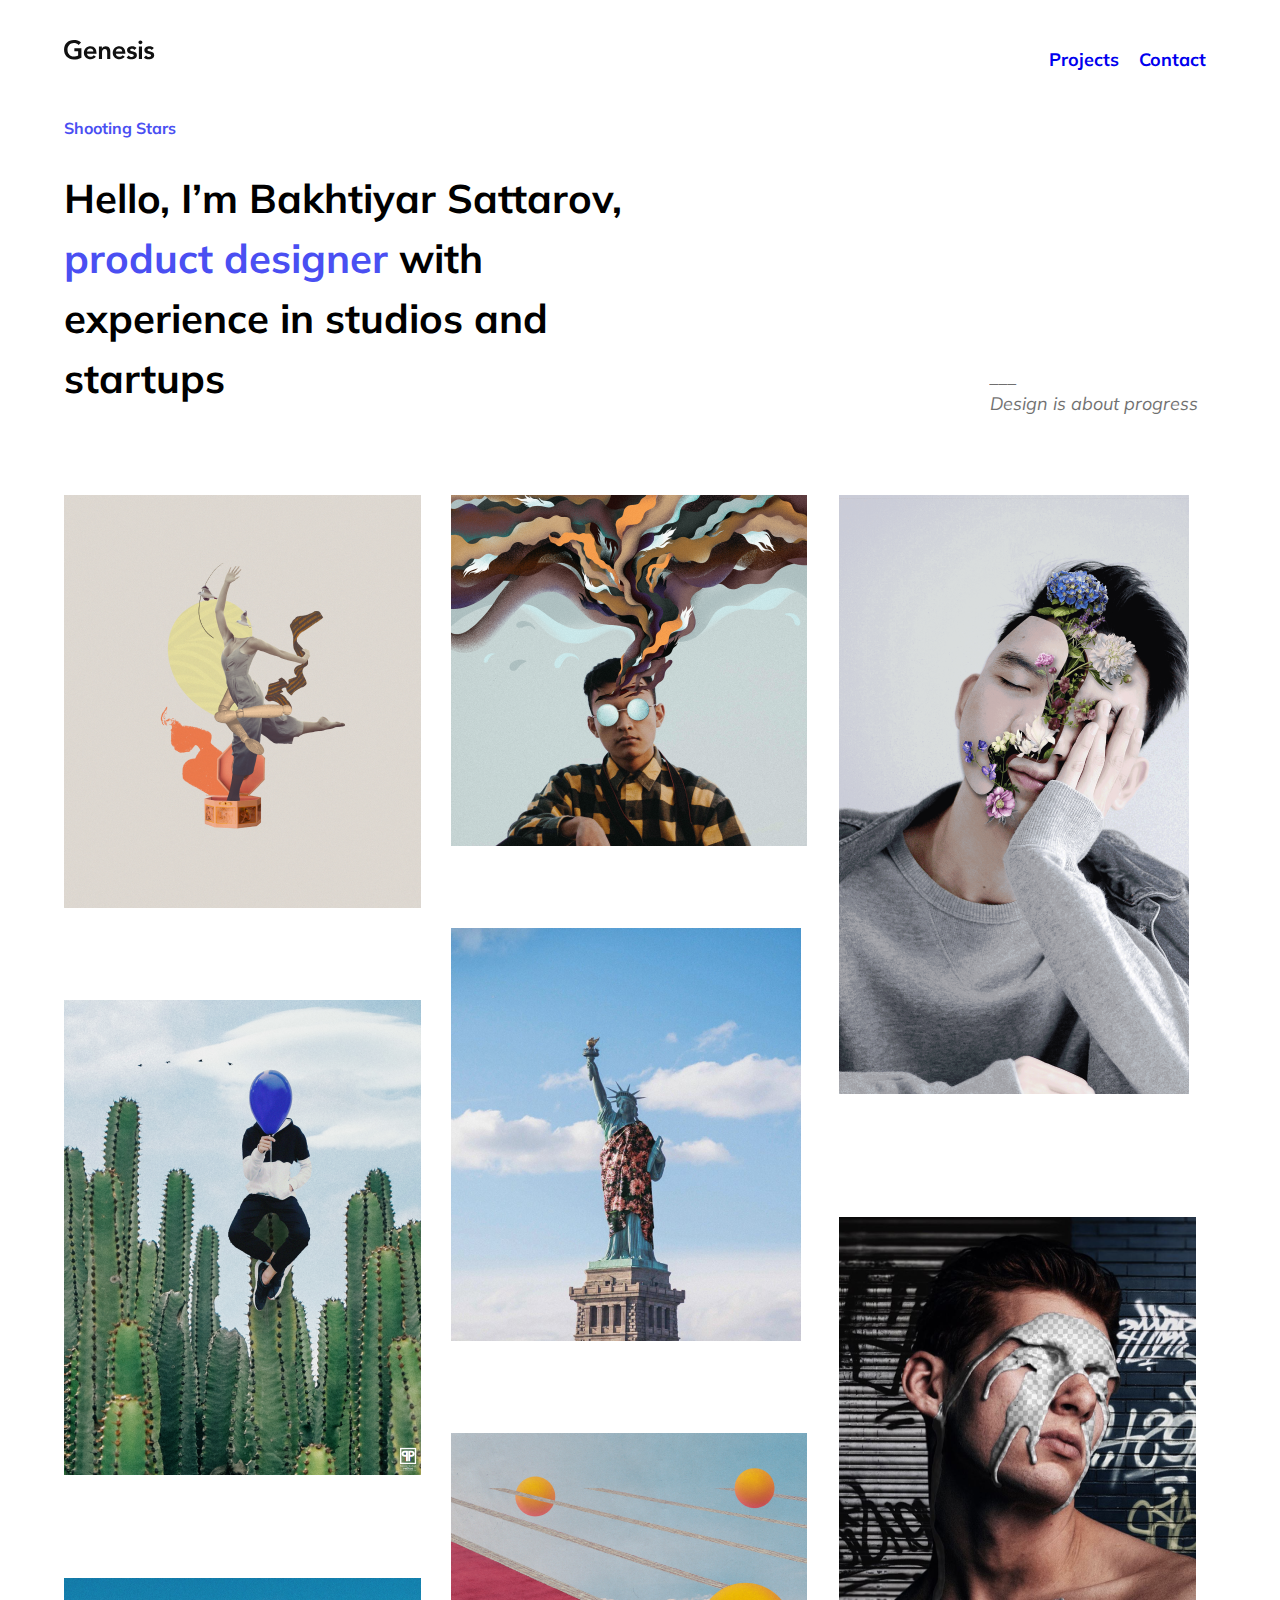
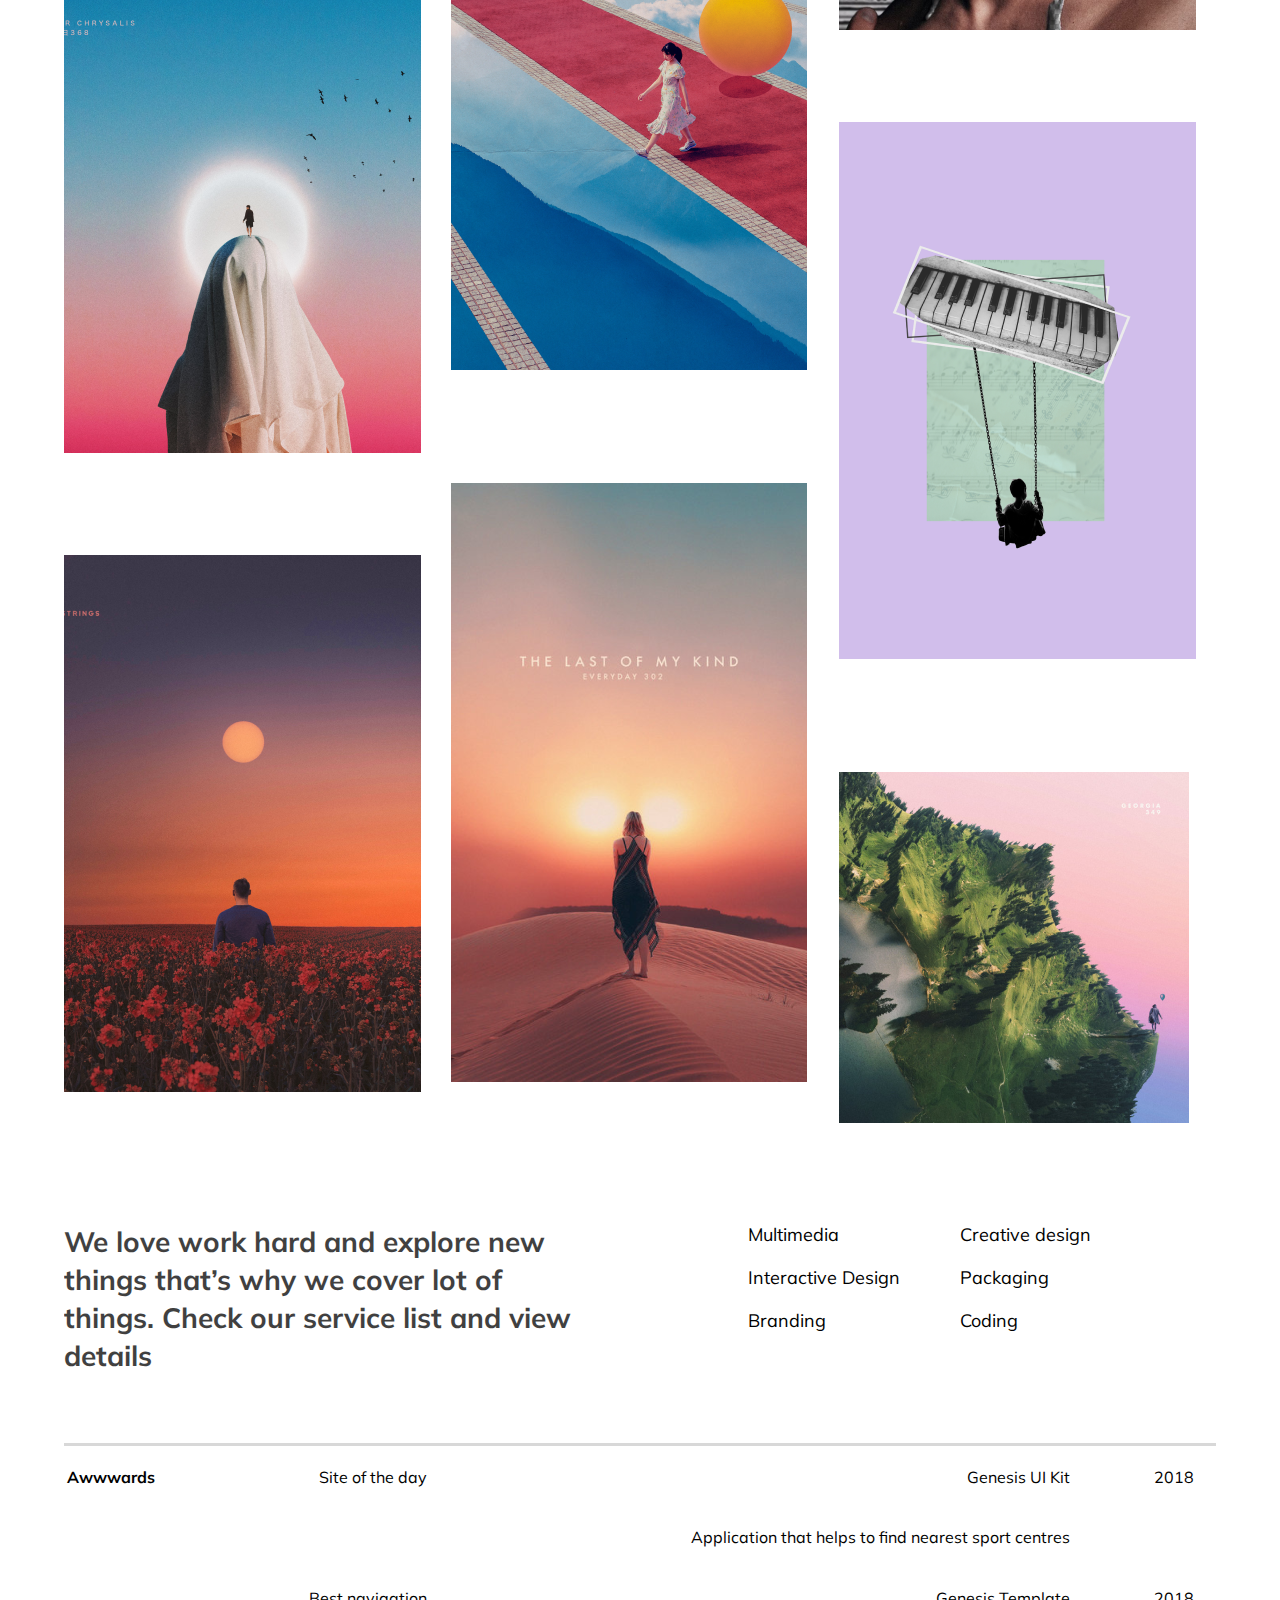
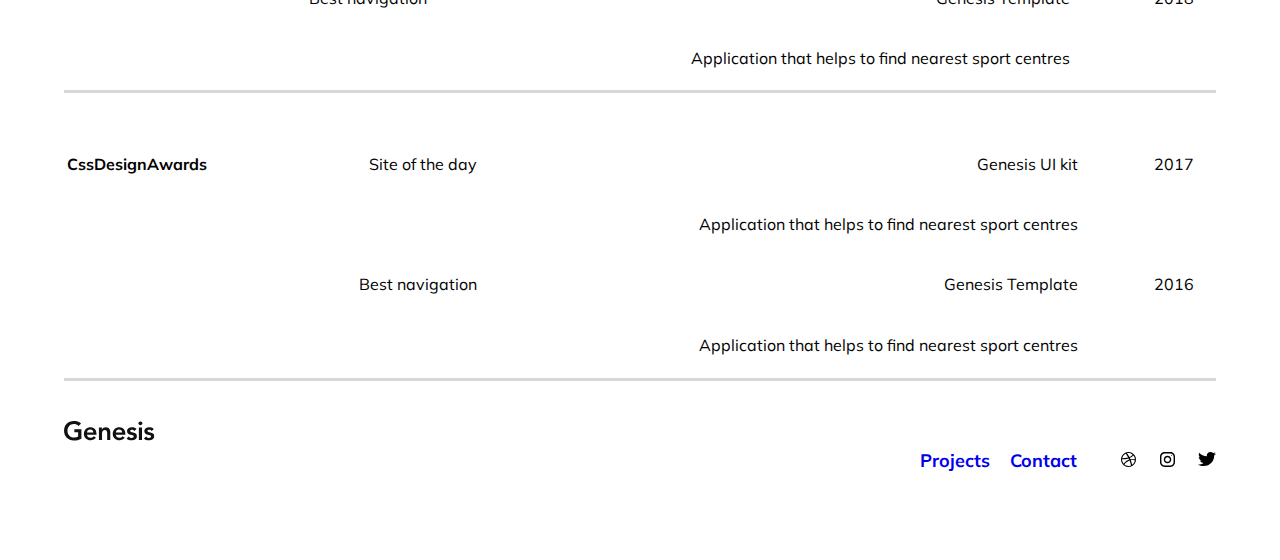
<file: pages/index.html>
<!DOCTYPE html>
<html lang="en">
<head>
    <meta charset="UTF-8">
    <meta http-equiv="X-UA-Compatible" content="IE=edge">
    <meta name="viewport" content="width=device-width, initial-scale=1.0">
    <link rel="stylesheet" href="../styles/normalize.css">
    <link rel="stylesheet" href="../styles/index.css">
    <link rel="preconnect" href="https://fonts.googleapis.com">
    <link rel="preconnect" href="https://fonts.gstatic.com" crossorigin>
    <link href="https://fonts.googleapis.com/css2?family=Mulish:ital,wght@0,400;0,700;1,400&display=swap" rel="stylesheet">
    <title>Genesis</title>
</head>
<body>
    <div class="top-nav">
        <div class="top-nav__logo">
            <img src="../images/Logo.svg" alt="genesis logo">
        </div>
        <nav class="top-nav__navbar">
            <ul>
                <li><a href="projects.html">Projects</a></li>
                <li><a href="contact.html">Contact</a></li>
            </ul>
        </nav>
    </div>
    <header>
        <div class="container_head-text">
            <p class="head-text_small">
                <span style="color:#4A4FF2; font-weight: 700;">Shooting Stars</span>
            </p>
            <h1 class="head-text_big">
                Hello, I’m Bakhtiyar Sattarov,
                <span style="color:#4A4FF2">product designer</span> with experience
                in studios and startups
            </h1>

        </div>
        <div class="container_head-quote">
            <p class="head-quote">
                ___<br>
                Design is about progress
            </p>

        </div>
    </header>
    <div class="images-container">
        <img class="grid_item image1" src="../images/homepage/1art.png" alt="artsy statue">
        <img class="grid_item image2" src="../images/homepage/2brainstorm.png" alt="man with glasses and illustrations coming from his head">
        <img class="grid_item image3" src="../images/homepage/3man-flowers.png" alt="Man with flowers coming out of cracks of his face">
        <img class="grid_item image4" src="../images/homepage/4cactus.png" alt="Person sitting on one of many cacti, blue balloon over face">
        <img class="grid_item image5" src="../images/homepage/5statue.png" alt="statue of liberty with hippie-shirt">
        <img class="grid_item image6" src="../images/homepage/6man-color.png" alt="Man with a splash of color on his face">
        <img class="grid_item image7" src="../images/homepage/7halo.png" alt="person with halo">
        <img class="grid_item image8" src="../images/homepage/8walk.png" alt="girl walking in abstract environment">
        <img class="grid_item image9" src="../images/homepage/9piano.png" alt="piano with swing">
        <img class="grid_item image10" src="../images/homepage/10field.png" alt="person on moonlit field of flowers">
        <img class="grid_item image11" src="../images/homepage/11overview.png" alt="overhead image of woods">
        <img class="grid_item image12" src="../images/homepage/11desert.png" alt="overhead image of woods">
        
    </div>
    <div class="container_services">
        <div class="container_services-text">
            <p class="services-text">We love work hard and explore new things that’s why we cover lot of things. Check our service list and view details</p>

        </div>
        <div class="container_services-list">
            <ul class="services-list">
                <li class="services-list_item">Multimedia</li>
                <li class="services-list_item">Interactive Design</li>
                <li class="services-list_item">Branding</li>
            </ul>
            <ul class="services-list">
                <li class="services-list_item">Creative design</li>
                <li class="services-list_item">Packaging</li>
                <li class="services-list_item">Coding</li>
            </ul>
        </div>
    </div>
    <table class ="awards-table">
        <tr>
            <th>Awwwards</th>
            <td>Site of the day</td>
            <td>Genesis UI Kit</td>
            <td>2018</td>
        </tr>
        <tr>
            <td></td>
            <td></td>
            <td>Application that helps to find nearest sport centres</td>
            <td></td>
        </tr>
        <tr>
            <td></td>
            <td>Best navigation</td>
            <td>Genesis Template</td>
            <td>2018</td>
        </tr>
        <tr>
            <td></td>
            <td></td>
            <td>Application that helps to find nearest sport centres</td>
            <td></td>
        </tr>
    </table>
    <table class="design-table">
        <tr>
            <th>CssDesignAwards</th>
            <td>Site of the day</td>
            <td>Genesis UI kit</td>
            <td>2017</td>
        </tr>
        <tr>
            <td></td>
            <td></td>
            <td>Application that helps to find nearest sport centres</td>
            <td></td>
        </tr>
        <tr>
            <td></td>
            <td>Best navigation</td>
            <td>Genesis Template</td>
            <td>2016</td>
        </tr>
        <tr>
            <td></td>
            <td></td>
            <td>Application that helps to find nearest sport centres</td>
            <td></td>
        </tr>
        <tr>

        </tr>
    </table>
    <footer>
        <div class="foot-nav">
            <div class="foot-nav__logo">
                <a href="index.html"><img src="../images/Logo.svg" alt="genesis logo"></a>
            </div>
            <nav class="foot-nav__navbar">
                <ul>
                    <li><a href="projects.html">Projects</a></li>
                    <li><a href="contact.html">Contact</a></li>
                </ul>
                <img src="../images/homepage/Social.svg" alt="social media logos">
            </nav>
        </div>
    </footer>
</body>
</html>
</file>
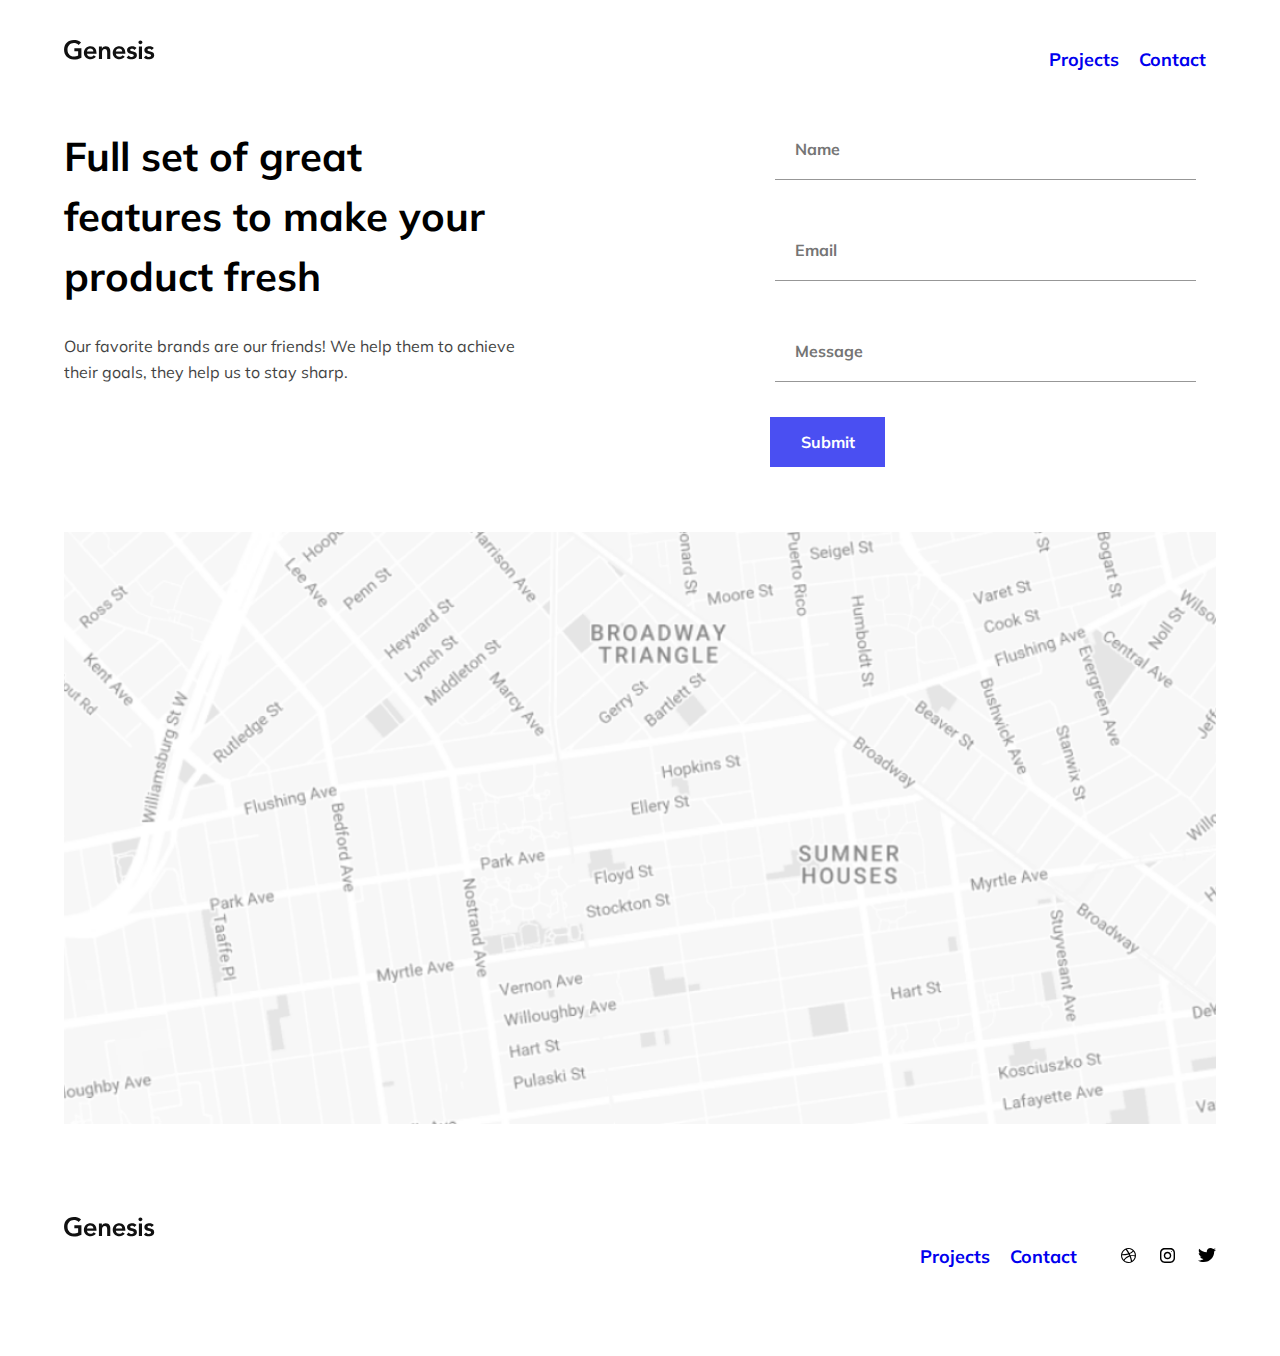
<file: pages/contact.html>
<!DOCTYPE html>
<html lang="en">
<head>
    <meta charset="UTF-8">
    <meta http-equiv="X-UA-Compatible" content="IE=edge">
    <meta name="viewport" content="width=device-width, initial-scale=1.0">
    <link rel="stylesheet" href="../styles/normalize.css">
    <link rel="stylesheet" href="../styles/index.css">
    <link rel="preconnect" href="https://fonts.gstatic.com" crossorigin>
    <link href="https://fonts.googleapis.com/css2?family=Mulish:ital,wght@0,400;0,700;1,400&display=swap" rel="stylesheet">
    <title>Genesis - contact</title>
</head>
<body>
    <div class="top-nav">
        <div class="top-nav__logo">
            <a href="index.html"><img src="../images/Logo.svg" alt="genesis logo"></a>
        </div>
        <nav class="top-nav__navbar">
            <ul>
                <li><a href="projects.html">Projects</a></li>
                <li><a href="contact.html">Contact</a></li>
            </ul>
        </nav>
    </div>
    <div class="container_text-and-form">
    <div class="contacts-text">
        <h1>
            Full set of great
            features to make your
            product fresh

        </h1>
        <p>
            Our favorite brands are our friends! We help them to achieve their goals, they help us to stay sharp.
        </p>

    </div>
    <div class="container_contacts-form">
        <form>
            <input type="text" placeholder="Name">
            <input type="email" placeholder="Email">
            <input type="text-area" placeholder="Message">
            <button type="submit">Submit</button>
        </form>
    </div>
    </div>
    <div class="container_contacts-image">
        <img src="../images/contact/Map.png" alt="map to HQ" width="100%">

    </div>
    <footer>
        <div class="foot-nav">
            <div class="foot-nav__logo">
                <a href="index.html"><img src="../images/Logo.svg" alt="genesis logo"></a>
            </div>
            <nav class="foot-nav__navbar">
                <ul>
                    <li><a href="projects.html">Projects</a></li>
                    <li><a href="contact.html">Contact</a></li>
                </ul>
                <img src="../images/homepage/Social.svg" alt="social media logos">
            </nav>
        </div>
    </footer>
</body>
</html>
</file>
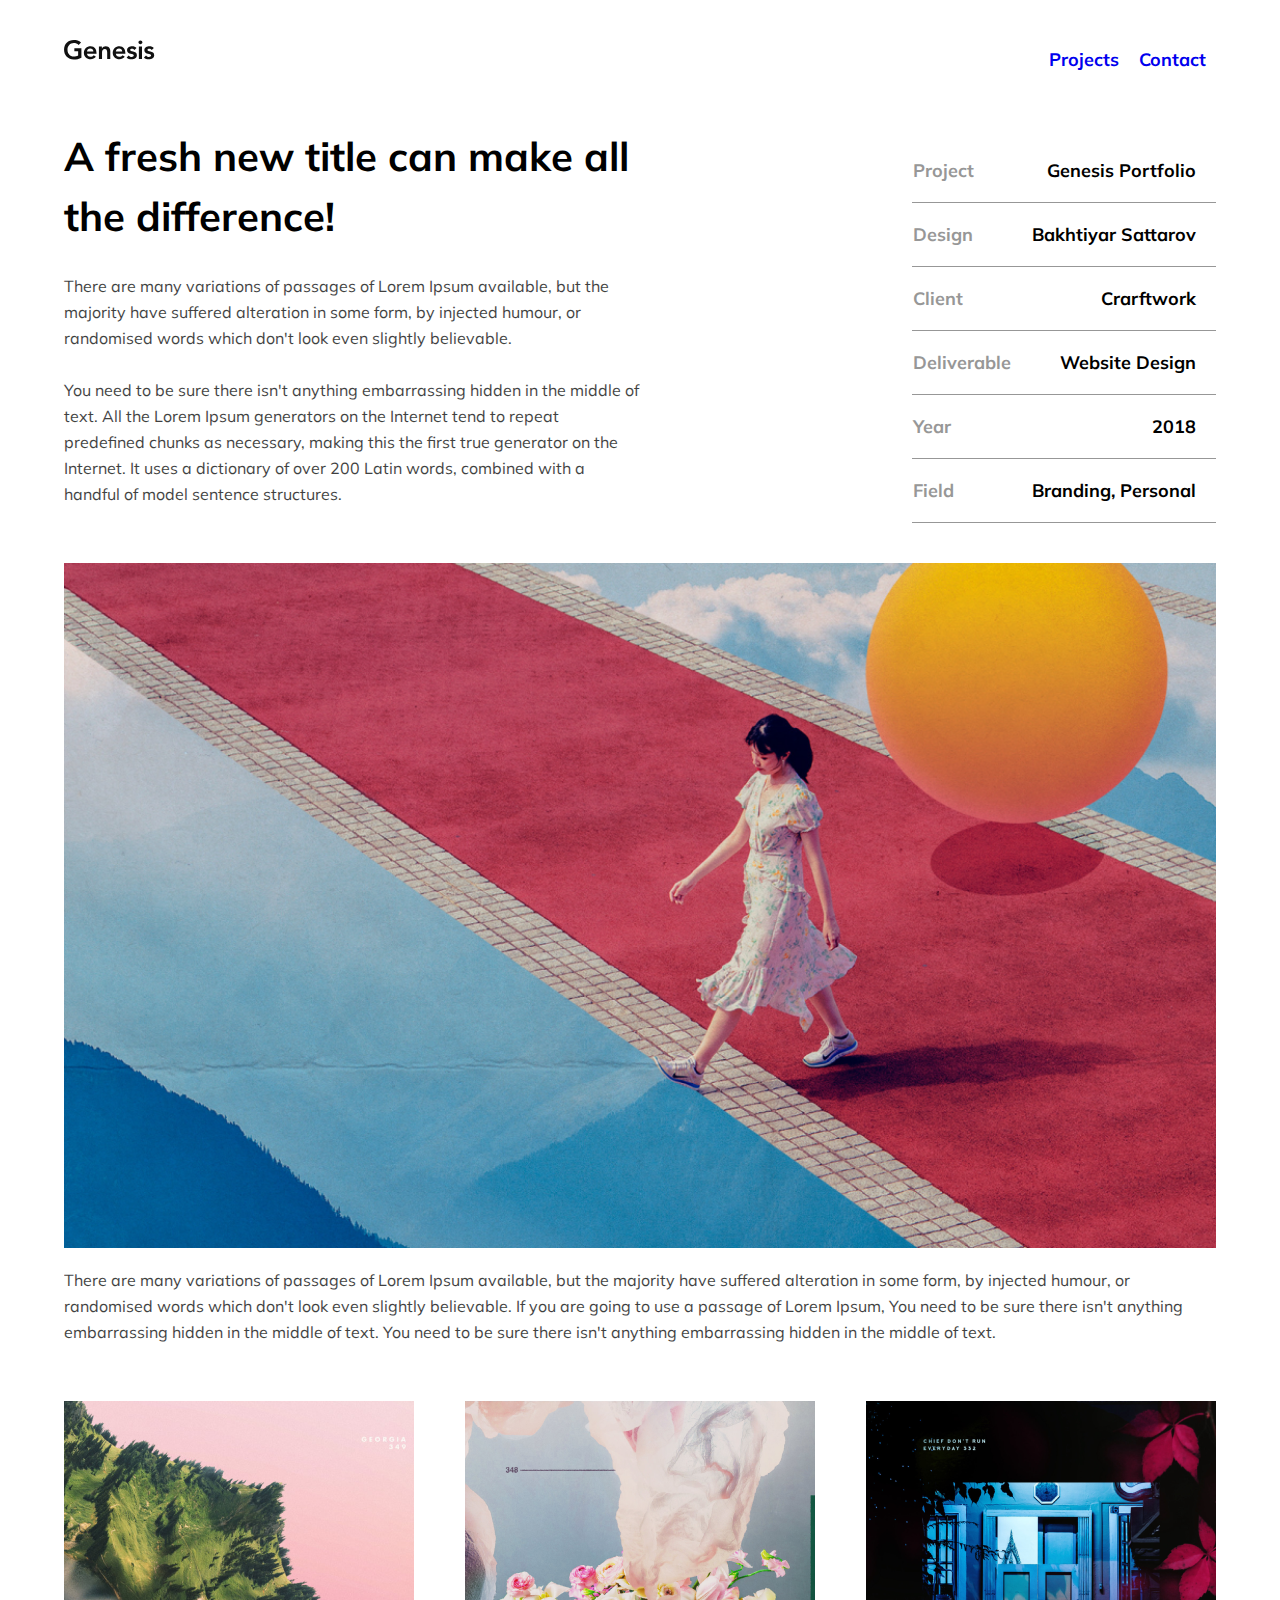
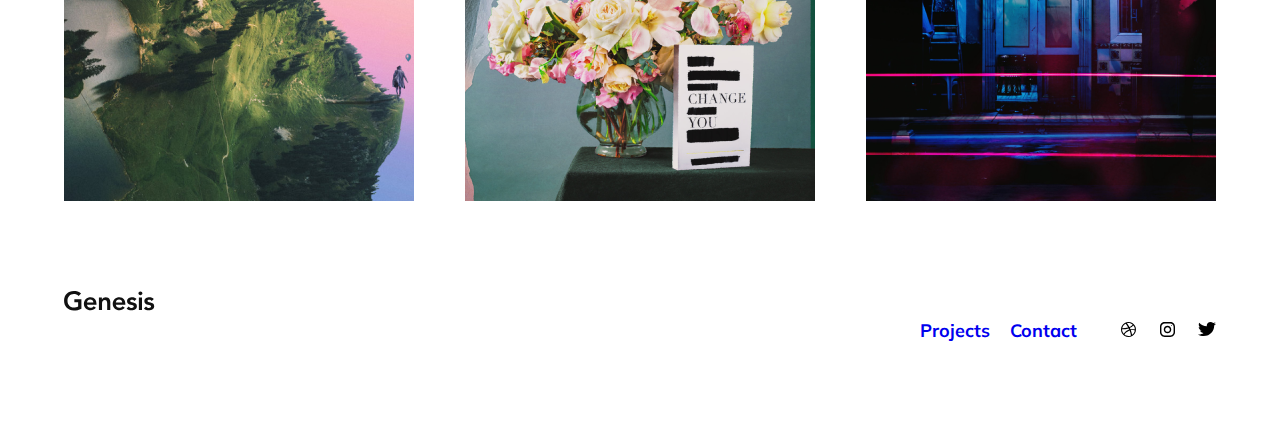
<file: pages/projects.html>
<!DOCTYPE html>
<html lang="en">
<head>
    <meta charset="UTF-8">
    <meta http-equiv="X-UA-Compatible" content="IE=edge">
    <meta name="viewport" content="width=device-width, initial-scale=1.0">
    <link rel="stylesheet" href="../styles/normalize.css">
    <link rel="stylesheet" href="../styles/index.css">
    <link rel="preconnect" href="https://fonts.gstatic.com" crossorigin>
    <link href="https://fonts.googleapis.com/css2?family=Mulish:ital,wght@0,400;0,700;1,400&display=swap" rel="stylesheet">
    <title>Genesis - projects</title>
</head>
<body>
    <div class="top-nav">
        <div class="top-nav__logo">
            <a href="index.html"><img src="../images/Logo.svg" alt="genesis logo"></a>
        </div>
        <nav class="top-nav__navbar">
            <ul>
                <li><a href="projects.html">Projects</a></li>
                <li><a href="contact.html">Contact</a></li>
            </ul>
        </nav>
    </div>
    <div class="container_projects-presentation">
        <div class="projects-presentation">
            <h1>A fresh new title can make all the difference!</h1>
            <p>There are many variations of passages of Lorem Ipsum available, but the majority have suffered alteration in some form, by injected humour, or randomised words which don't look even slightly believable. <br><br>
                You need to be sure there isn't anything embarrassing hidden in the middle of text. All the Lorem Ipsum generators on the Internet tend to repeat predefined chunks as necessary, making this the first true generator on the Internet. It uses a dictionary of over 200 Latin words, combined with a handful of model sentence structures.</p>
        </div>
        <div class="container_projects-table">
            <table class="projects-table">
                <tr>
                    <th>Project</th>
                    <td>Genesis Portfolio</td>
                </tr>
                <tr>
                    <th>Design</th>
                    <td>Bakhtiyar Sattarov</td>
                </tr>
                <tr>
                    <th>Client</th>
                    <td>Crarftwork</td>
                </tr>
                <tr>
                    <th>Deliverable</th>
                    <td>Website Design</td>
                </tr>
                <tr>
                    <th>Year</th>
                    <td>2018</td>
                </tr>
                <tr>
                    <th>Field</th>
                    <td>Branding, Personal</td>
                </tr>
            </table>
        </div>
    </div>
    <div class="container_projects-images">

        <div class="big-image-text">
        <img src="../images/projects/Image1.png" width="100%" alt="girl walking in abstract environment">
        <p>There are many variations of passages of Lorem Ipsum available, but the majority have suffered alteration in some form, by injected humour, or randomised words which don't look even slightly believable. If you are going to use a passage of Lorem Ipsum, You need to be sure there isn't anything embarrassing hidden in the middle of text. You need to be sure there isn't anything embarrassing hidden in the middle of text.</p>
        </div>
        <div class="small-images">
        <img src="../images/projects/Image2.png">
        <img src="../images/projects/Image3.png">
        <img src="../images/projects/Image4.png">
        </div>

    </div>
    <footer>
        <div class="foot-nav">
            <div class="foot-nav__logo">
                <a href="index.html"><img src="../images/Logo.svg" alt="genesis logo"></a>
            </div>
            <nav class="foot-nav__navbar">
                <ul>
                    <li><a href="projects.html">Projects</a></li>
                    <li><a href="contact.html">Contact</a></li>
                </ul>
                <img src="../images/homepage/Social.svg" alt="social media logos">
            </nav>
        </div>
    </footer>
</body>
</html>
</file>
<file: styles/index.css>
body{font-family:"Mulish",sans-serif;color:111111;display:flex;flex-direction:column;align-items:center;justify-content:center;width:90%;height:auto;margin:20px auto}.top-nav{display:flex;flex-direction:row;width:100%;height:auto;margin:auto}.top-nav__logo{margin:20px auto}.top-nav__navbar{display:flex;justify-content:flex-end;width:100%;align-items:flex-end}ul{display:flex;flex-direction:row}li{padding:10px;list-style:none}a{text-decoration:none;color:111111;font-weight:700;font-family:"Mulish",sans-serif}a:visited{color:111111}a:hover{color:gray}a:active{color:111111}footer{display:flex;flex-direction:row;width:100%;height:auto;margin:20px auto}.foot-nav{display:flex;flex-direction:row;width:100%;height:auto;margin:20px auto}.foot-nav__logo{width:70%}.foot-nav__navbar{display:flex;justify-content:space-between;width:30%;align-items:baseline;flex-direction:row}h1{font-family:"Mulish",sans-serif;color:111111;font-weight:700;font-size:40px;line-height:60px}p{font-weight:400;font-size:16px;line-height:26px;color:#111111;opacity:0.8}.container_projects-presentation{display:flex;flex-direction:row;justify-content:space-between;margin-bottom:40px}.projects-presentation{width:50%}.conatiner_projects-table{width:30%;align-self:end}.projects-table{border-collapse:collapse;border-bottom:solid 1px #979797;opacity:0,3;font-weight:700;font-size:18px;line-height:23px}.projects-table th{border-bottom:solid 1px #979797;color:#979797}.projects-table td{border-bottom:solid 1px #979797}.container_projects-images{width:100%;display:flex;flex-direction:column}.container_projects-images .big-image-text{justify-content:center;align-items:center}.container_projects-images .small-images{display:flex;flex-direction:row;justify-content:space-between;margin-top:40px;margin-bottom:50px}body{font-family:"Mulish",sans-serif;color:111111;display:flex;flex-direction:column;align-items:center;justify-content:center;width:90%;height:auto;margin:20px auto}.top-nav{display:flex;flex-direction:row;width:100%;height:auto;margin:auto}.top-nav__logo{margin:20px auto}.top-nav__navbar{display:flex;justify-content:flex-end;width:100%;align-items:flex-end}ul{display:flex;flex-direction:row}li{padding:10px;list-style:none}a{text-decoration:none;color:111111;font-weight:700;font-family:"Mulish",sans-serif}a:visited{color:111111}a:hover{color:gray}a:active{color:111111}footer{display:flex;flex-direction:row;width:100%;height:auto;margin:20px auto}.foot-nav{display:flex;flex-direction:row;width:100%;height:auto;margin:20px auto}.foot-nav__logo{width:70%}.foot-nav__navbar{display:flex;justify-content:space-between;width:30%;align-items:baseline;flex-direction:row}h1{font-family:"Mulish",sans-serif;color:111111;font-weight:700;font-size:40px;line-height:60px}p{font-weight:400;font-size:16px;line-height:26px;color:#111111;opacity:0.8}.container_text-and-form{display:flex;flex-direction:row;justify-content:space-between}.contacts-text{width:40%}.container_contacts-form{width:40%}.container_contacts-form form{display:flex;flex-direction:column;opacity:0,6}.container_contacts-form input{border-bottom:solid 1px #979797;border-top:none;border-left:none;border-right:none;font-weight:700;font-size:16px;line-height:20px;padding:20px;margin:20px;cursor:text}.container_contacts-form button{margin:15px;padding:15px;border:none;width:25%;background-color:#4A4FF2;color:white;font-weight:700;font-size:16px;line-height:20px}button:hover{background-color:#9699f7;cursor:pointer}.container_contacts-image{width:100%;margin:50px}body{font-family:"Mulish",sans-serif;color:111111;display:flex;flex-direction:column;align-items:center;justify-content:center;width:90%;height:auto;margin:20px auto}.top-nav{display:flex;flex-direction:row;width:100%;height:auto;margin:auto}.top-nav__logo{margin:20px auto}.top-nav__navbar{display:flex;justify-content:flex-end;width:100%;align-items:flex-end}ul{display:flex;flex-direction:row}li{padding:10px;list-style:none}a{text-decoration:none;color:111111;font-weight:700;font-family:"Mulish",sans-serif}a:visited{color:111111}a:hover{color:gray}a:active{color:111111}footer{display:flex;flex-direction:row;width:100%;height:auto;margin:20px auto}.foot-nav{display:flex;flex-direction:row;width:100%;height:auto;margin:20px auto}.foot-nav__logo{width:70%}.foot-nav__navbar{display:flex;justify-content:space-between;width:30%;align-items:baseline;flex-direction:row}h1{font-family:"Mulish",sans-serif;color:111111;font-weight:700;font-size:40px;line-height:60px}p{font-weight:400;font-size:16px;line-height:26px;color:#111111;opacity:0.8}header{display:flex;flex-direction:row;margin-bottom:60px}.head-text_small{opacity:1}.head-text_big{width:65%}.container_head-quote{width:35%;align-self:flex-end;justify-self:flex-end}.head-quote{font-style:italic;font-weight:400;font-size:18px;opacity:0.6}.images-container{display:grid;width:100%;grid-template-rows:repeat(32,1fr);grid-template-columns:repeat(3,1fr);grid-gap:10px}.image1{grid-row:1/8;grid-column:1/2}.image2{grid-row:1/7;grid-column:2/3}.image3{grid-row:1/11;grid-column:3/4}.image4{grid-row:8/16;grid-column:1/2}.image5{grid-row:7/14;grid-column:2/3}.image6{grid-row:11/18;grid-column:3/4}.image7{grid-row:16/24;grid-column:1/2}.image8{grid-row:14/23;grid-column:2/3}.image9{grid-row:18/27;grid-column:3/4}.image10{grid-row:24/32;grid-column:1/2}.image11{grid-row:27/32;grid-column:3/4}.image12{grid-row:23/32;grid-column:2/3}.container_services{display:flex;flex-direction:row}.container_services-text{width:45%;display:flex;justify-content:flex-start}.services-text{font-weight:700;font-size:28px;line-height:38px}.container_services-list{display:flex;flex-direction:row;justify-content:center;width:55%}.services-list{display:flex;flex-direction:column;font-weight:400;font-size:18px;line-height:23px;opacity:0,6}.services-list_item{font-weight:400;font-size:18px;line-height:23px;opacity:0,6}ul{font-weight:400;font-size:18px;line-height:23px;opacity:0,6}table{width:100%;margin-top:40px;border:none}.awards-table{border-bottom-style:solid;border-bottom:100%;border-color:#D8D8D8;border-top-style:solid}.design-table{border-bottom-style:solid;border-bottom:100%;border-color:#D8D8D8}th{text-align:start}td{text-align:end;padding:20px}
/*# sourceMappingURL=index.css.map */
</file>
